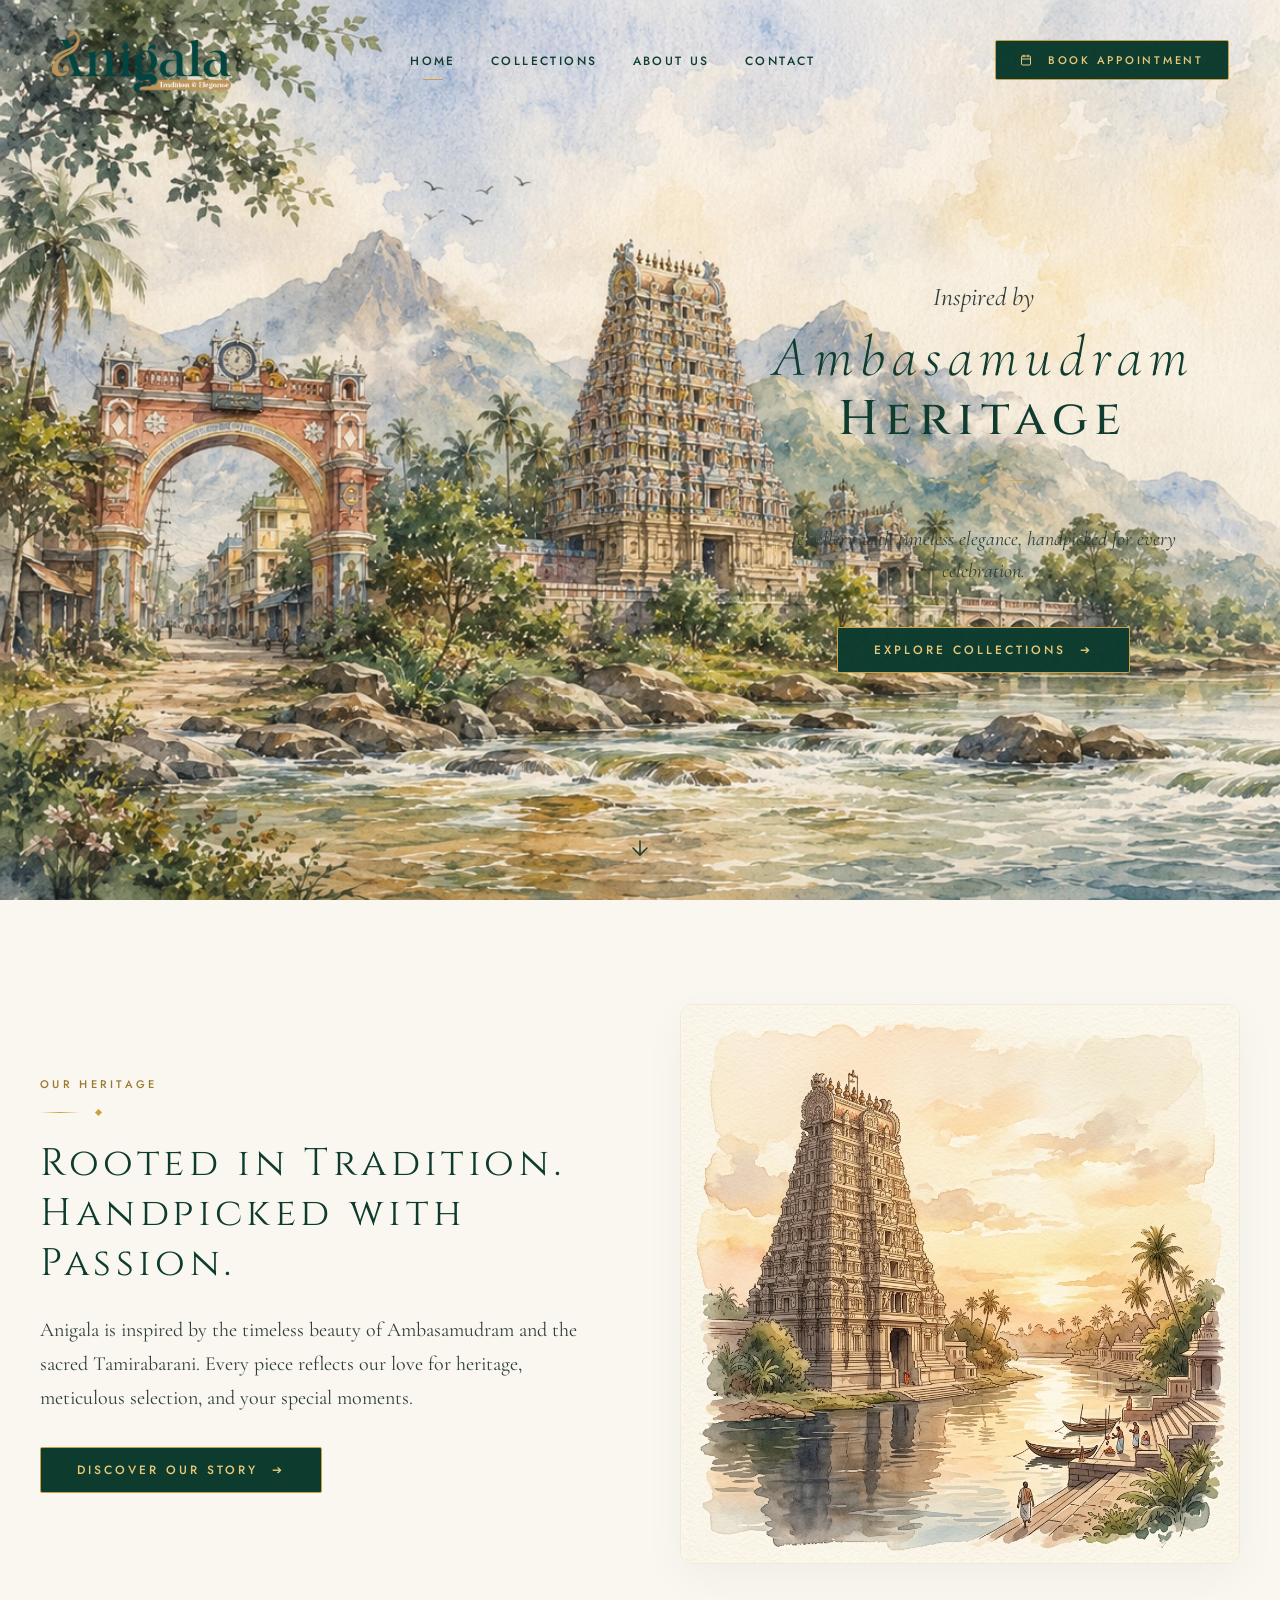
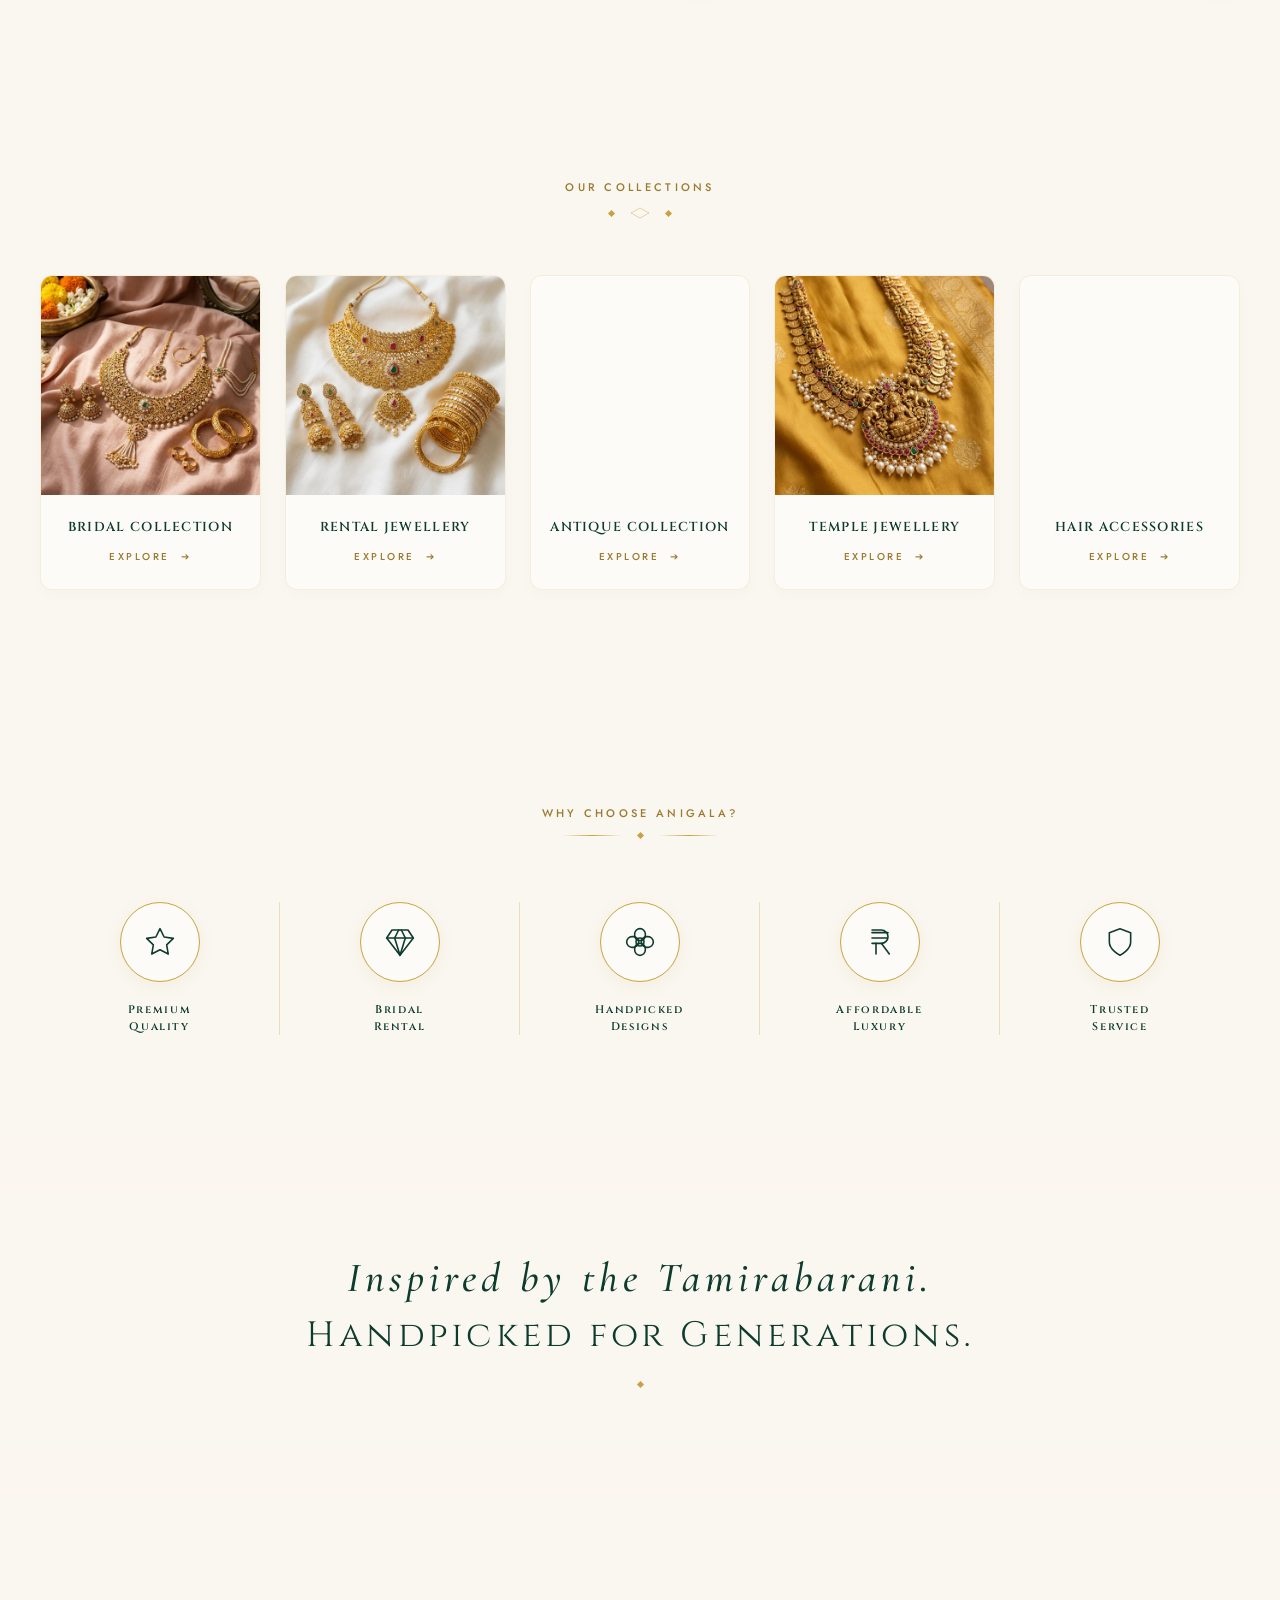
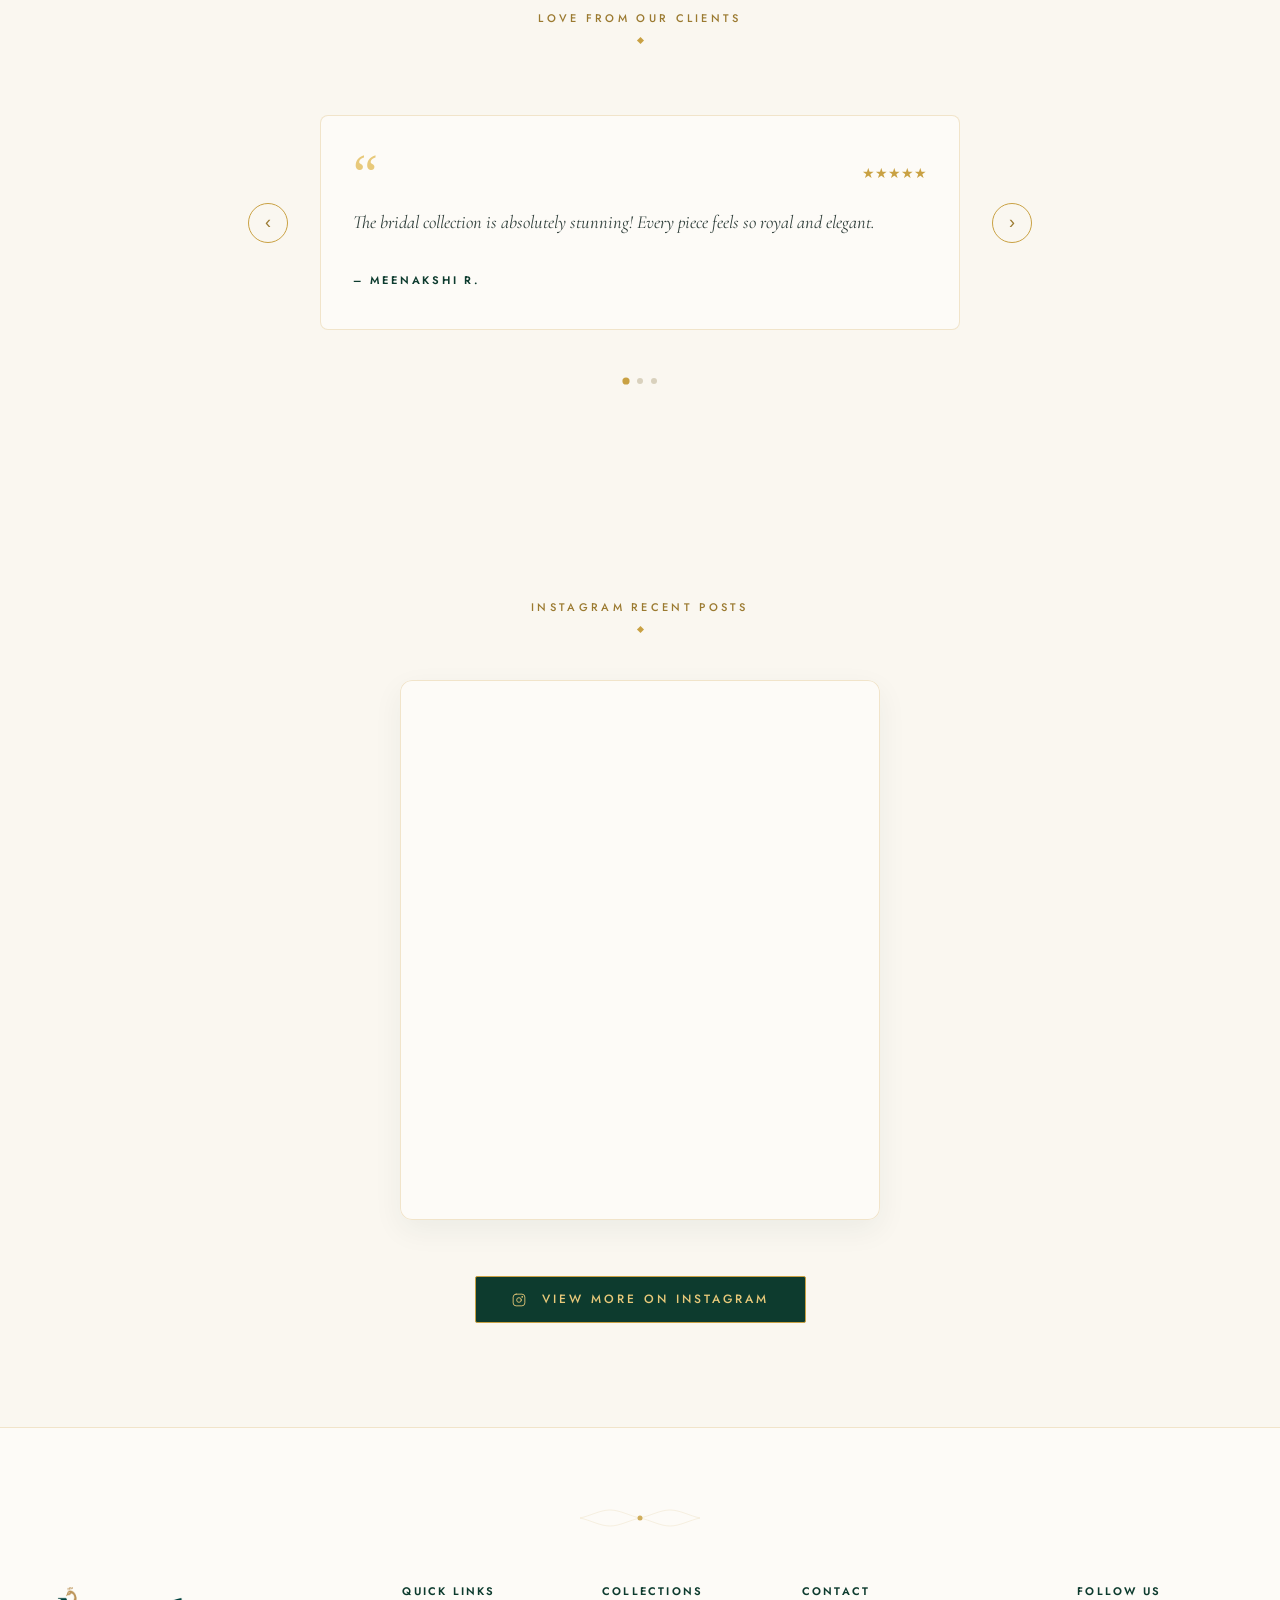
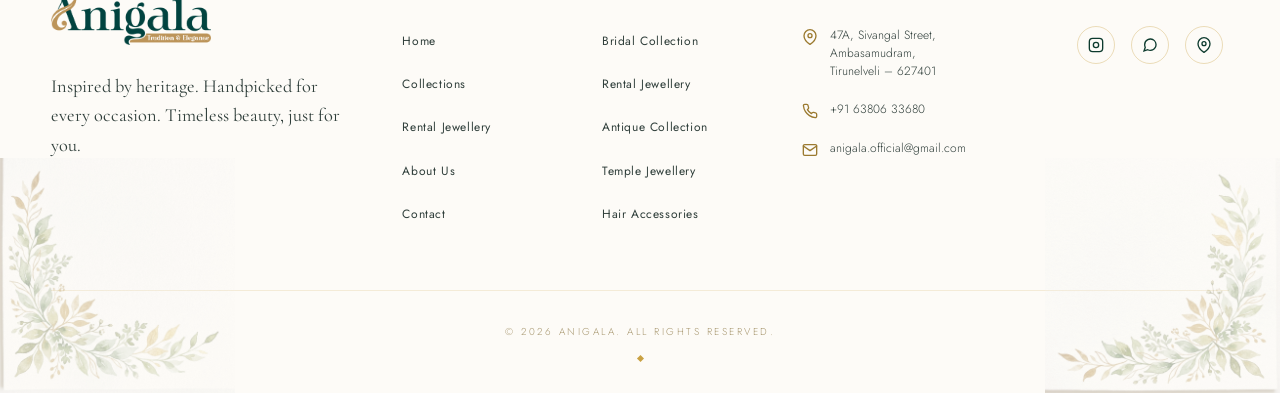
<file: index.html>
<!DOCTYPE html>
<html lang="en">
<head>
<meta charset="UTF-8">
<meta name="viewport" content="width=device-width, initial-scale=1.0">
<title>ANIGALA – Elegance for Every Occasion</title>

<!-- ========== SEO META TAGS ========== -->
<meta name="description" content="ANIGALA – Premium bridal set rentals, anti-tarnish jewellery, antique jewellery, hair accessories, bangles & earrings in Ambasamudram, Tirunelveli. Elegance for every occasion.">
<meta name="keywords" content="ANIGALA, bridal jewellery rental Ambasamudram, anti-tarnish jewellery, antique jewellery Tirunelveli, hair accessories, bangles earrings, bridal set rental Tamil Nadu">
<meta name="robots" content="index, follow">
<meta name="author" content="ANIGALA">
<link rel="canonical" href="https://anigala.in">
<link rel="sitemap" type="application/xml" title="Sitemap" href="/sitemap.xml">

<!-- Open Graph / Facebook -->
<meta property="og:type" content="website">
<meta property="og:url" content="https://anigala.in">
<meta property="og:title" content="ANIGALA – Elegance for Every Occasion">
<meta property="og:description" content="Premium bridal set rentals, anti-tarnish & antique jewellery, hair accessories and more. Based in Ambasamudram, Tirunelveli.">
<meta property="og:image" content="https://anigala.in/assets/favicon.ico">
<meta property="og:locale" content="en_IN">
<meta property="og:site_name" content="ANIGALA">

<!-- Twitter Card -->
<meta name="twitter:card" content="summary_large_image">
<meta name="twitter:title" content="ANIGALA – Elegance for Every Occasion">
<meta name="twitter:description" content="Premium bridal set rentals, anti-tarnish & antique jewellery in Ambasamudram, Tirunelveli.">
<meta name="twitter:image" content="https://anigala.in/assets/favicon.ico">

<!-- Structured Data (Schema.org) -->
<script type="application/ld+json">
{
  "@context": "https://schema.org",
  "@type": "LocalBusiness",
  "name": "ANIGALA",
  "description": "Premium bridal set rentals, anti-tarnish jewellery, antique jewellery, hair accessories, bangles and earrings.",
  "image": "https://anigala.in/assets/favicon.ico",
  "logo": "https://anigala.in/assets/favicon.ico",
  "address": {
    "@type": "PostalAddress",
    "streetAddress": "47A, Sivangal Street",
    "addressLocality": "Ambasamudram",
    "addressRegion": "Tirunelveli",
    "postalCode": "627401",
    "addressCountry": "IN"
  },
  "telephone": "+916380633680",
  "sameAs": [
    "https://instagram.com/anigala.official",
    "https://share.google/muu8YNbwLzY1qDCUy"
  ],
  "priceRange": "₹₹",
  "openingHours": "Mo-Su 09:00-20:00"
}
</script>

<!-- Favicon -->
<link rel="shortcut icon" href="https://anigala.in/assets/favicon.ico" type="image/x-icon">
<link rel="icon" href="https://anigala.in/assets/favicon.ico" type="image/x-icon">
<link rel="apple-touch-icon" href="https://anigala.in/assets/favicon.ico">

<!-- Fonts -->
<link href="https://fonts.googleapis.com/css2?family=Cormorant+Garamond:ital,wght@0,300;0,400;0,600;0,700;1,300;1,400;1,600&family=Cinzel:wght@400;500;600;700&family=Jost:wght@200;300;400;500;600&display=swap" rel="stylesheet">

<link href="https://unpkg.com/aos@2.3.1/dist/aos.css" rel="stylesheet">
<link rel="stylesheet" href="index.css">
</head>
<body>

  <!-- ========== HEADER / NAVBAR ========== -->
  <header class="header" id="mainHeader">
    <a href="#home" class="logo-wrap">
      <img src="assets/logo.png" alt="ANIGALA Logo" class="logo-img">
    </a>
    
    <button class="menu-toggle" id="menuToggle" aria-label="Toggle menu">
      <span></span>
      <span></span>
      <span></span>
    </button>

    <ul class="nav-menu" id="navMenu">
      <li><a href="#home" class="nav-link active">Home</a></li>
      <li><a href="#collections" class="nav-link">Collections</a></li>
      <li><a href="#about" class="nav-link">About Us</a></li>
      <li><a href="#contact" class="nav-link">Contact</a></li>
    </ul>

    <div class="nav-cta">
      <a href="tel:+916380633680" class="btn btn-appointment">
        <svg width="12" height="12" viewBox="0 0 24 24" fill="none" stroke="currentColor" stroke-width="2" stroke-linecap="round" stroke-linejoin="round" style="margin-right: 4px;">
          <rect x="3" y="4" width="18" height="18" rx="2" ry="2"></rect>
          <line x1="16" y1="2" x2="16" y2="6"></line>
          <line x1="8" y1="2" x2="8" y2="6"></line>
          <line x1="3" y1="10" x2="21" y2="10"></line>
        </svg>
        Book Appointment
      </a>
    </div>
  </header>

  <!-- ========== HERO SECTION ========== -->
  <section class="hero" id="home">
    <div class="hero-content" data-aos="fade-up">
      <span class="hero-eyebrow">Inspired by</span>
      <h1 class="hero-title-main">Ambasamudram</h1>
      <h2 class="hero-title-sub">Heritage</h2>
      <div class="divider-ornament" style="margin: 0.5rem 0 1.5rem 0;">
        <div class="divider-line" style="width: 40px;"></div>
        <div class="divider-diamond"></div>
        <div class="divider-line" style="width: 40px;"></div>
      </div>
      <p class="hero-tagline" style="font-family: 'Cormorant Garamond', serif; font-style: italic; font-weight: 400; color: var(--charcoal); max-width: 420px; line-height: 1.6; margin-bottom: 2.5rem;">
        Jewellery with timeless elegance, handpicked for every celebration.
      </p>
      <a href="#collections" class="btn btn-hero">Explore Collections &nbsp;➔</a>
    </div>
    
    <a href="#about" class="hero-scroll-indicator" aria-label="Scroll down">
      <svg width="24" height="24" viewBox="0 0 24 24" fill="none" stroke="currentColor" stroke-width="1.5" stroke-linecap="round" stroke-linejoin="round">
        <line x1="12" y1="5" x2="12" y2="19"></line>
        <polyline points="19 12 12 19 5 12"></polyline>
      </svg>
    </a>
  </section>

  <!-- ========== OUR HERITAGE SECTION ========== -->
  <section class="heritage section-padding" id="about">
    <div class="container heritage-grid">
      <div class="heritage-content" data-aos="fade-right">
        <span class="section-eyebrow">Our Heritage</span>
        <div class="divider-ornament" style="justify-content: flex-start; margin: 0.5rem 0 1.5rem 0;">
          <div class="divider-line" style="width: 40px;"></div>
          <div class="divider-diamond"></div>
        </div>
        <h2 class="heritage-title">Rooted in Tradition.<br>Handpicked with Passion.</h2>
        <p class="heritage-text">
          Anigala is inspired by the timeless beauty of Ambasamudram and the sacred Tamirabarani. Every piece reflects our love for heritage, meticulous selection, and your special moments.
        </p>
        <a href="https://wa.me/916380633680" class="btn btn-hero">Discover Our Story &nbsp;➔</a>
      </div>
      <div class="heritage-img-wrap" data-aos="fade-left">
        <picture>
          <source srcset="assets/heritage_gopuram.webp" type="image/webp">
          <img src="assets/heritage_gopuram.png" alt="Ambasamudram Temple Gopuram Watercolor" class="heritage-img" loading="lazy" decoding="async">
        </picture>
      </div>
    </div>
  </section>

  <!-- ========== OUR COLLECTIONS SECTION ========== -->
  <section class="collections section-padding" id="collections">
    <div class="container">
      <div class="collections-title-wrap" data-aos="fade-up">
        <span class="section-eyebrow">Our Collections</span>
        <div class="divider-ornament" style="margin-top: 0.5rem;">
          <div class="divider-line"></div>
          <div class="divider-diamond"></div>
          <svg class="divider-svg" width="20" height="12" viewBox="0 0 20 12" fill="none">
            <path d="M10 1 L19 6 L10 11 L1 6 Z" stroke="#C9A143" stroke-width="0.5" fill="none"/>
          </svg>
          <div class="divider-diamond"></div>
          <div class="divider-line"></div>
        </div>
      </div>

      <div class="collections-grid">
        <!-- Bridal Collection -->
        <a href="https://wa.me/916380633680" class="collection-card" data-aos="fade-up" data-aos-delay="100">
          <div class="card-img-wrap">
            <picture>
              <source srcset="assets/collection_bridal.webp" type="image/webp">
              <img src="assets/collection_bridal.png" alt="Bridal Collection Jewelry" class="card-img" loading="lazy" decoding="async">
            </picture>
          </div>
          <div class="card-body">
            <h3 class="card-title">Bridal Collection</h3>
            <span class="card-link">Explore &nbsp;➔</span>
          </div>
        </a>

        <!-- Rental Jewellery -->
        <a href="https://wa.me/916380633680" class="collection-card" data-aos="fade-up" data-aos-delay="200">
          <div class="card-img-wrap">
            <picture>
              <source srcset="assets/collection_rental.webp" type="image/webp">
              <img src="assets/collection_rental.png" alt="Rental Jewellery Set" class="card-img" loading="lazy" decoding="async">
            </picture>
          </div>
          <div class="card-body">
            <h3 class="card-title">Rental Jewellery</h3>
            <span class="card-link">Explore &nbsp;➔</span>
          </div>
        </a>

        <!-- Antique Collection -->
        <a href="https://wa.me/916380633680" class="collection-card" data-aos="fade-up" data-aos-delay="300">
          <div class="card-img-wrap">
            <picture>
              <source srcset="assets/collection_antique.webp" type="image/webp">
              <img src="assets/collection_antique.png" alt="Antique Emerald and Gold Jewellery" class="card-img" loading="lazy" decoding="async">
            </picture>
          </div>
          <div class="card-body">
            <h3 class="card-title">Antique Collection</h3>
            <span class="card-link">Explore &nbsp;➔</span>
          </div>
        </a>

        <!-- Temple Jewellery -->
        <a href="https://wa.me/916380633680" class="collection-card" data-aos="fade-up" data-aos-delay="400">
          <div class="card-img-wrap">
            <picture>
              <source srcset="assets/collection_temple.webp" type="image/webp">
              <img src="assets/collection_temple.png" alt="Temple Carved Gold Jewellery" class="card-img" loading="lazy" decoding="async">
            </picture>
          </div>
          <div class="card-body">
            <h3 class="card-title">Temple Jewellery</h3>
            <span class="card-link">Explore &nbsp;➔</span>
          </div>
        </a>

        <!-- Hair Accessories -->
        <a href="https://wa.me/916380633680" class="collection-card" data-aos="fade-up" data-aos-delay="500">
          <div class="card-img-wrap">
            <picture>
              <source srcset="assets/collection_hair.webp" type="image/webp">
              <img src="assets/collection_hair.png" alt="Hair Accessories Jada Billalu" class="card-img" loading="lazy" decoding="async">
            </picture>
          </div>
          <div class="card-body">
            <h3 class="card-title">Hair Accessories</h3>
            <span class="card-link">Explore &nbsp;➔</span>
          </div>
        </a>
      </div>
    </div>
  </section>

  <!-- ========== WHY CHOOSE ANIGALA SECTION ========== -->
  <section class="why-choose section-padding">
    <div class="container" data-aos="fade-up">
      <span class="section-eyebrow">Why Choose Anigala?</span>
      <div class="divider-ornament" style="margin-top: 0.5rem; margin-bottom: 4rem;">
        <div class="divider-line"></div>
        <div class="divider-diamond"></div>
        <div class="divider-line"></div>
      </div>

      <div class="features-grid">
        <!-- Feature 1: Premium Quality -->
        <div class="feature-item" data-aos="fade-up" data-aos-delay="100">
          <div class="feature-icon-wrap">
            <svg class="feature-icon" viewBox="0 0 24 24" fill="none" stroke="currentColor" stroke-linecap="round" stroke-linejoin="round">
              <path d="M12 2l3.09 6.26L22 9.27l-5 4.87 1.18 6.88L12 17.77l-6.18 3.25L7 14.14 2 9.27l6.91-1.01L12 2z"></path>
            </svg>
          </div>
          <span class="feature-label">Premium<br>Quality</span>
        </div>

        <!-- Feature 2: Easy Rental -->
        <div class="feature-item" data-aos="fade-up" data-aos-delay="200">
          <div class="feature-icon-wrap">
            <!-- Jewel Outline Icon -->
            <svg class="feature-icon" viewBox="0 0 24 24" fill="none" stroke="currentColor" stroke-linecap="round" stroke-linejoin="round">
              <path d="M6 3h12l4 6-10 13L2 9z"></path>
              <path d="M11 3 8 9l4 13 4-13-3-6"></path>
              <path d="M2 9h20"></path>
            </svg>
          </div>
          <span class="feature-label">Bridal<br>Rental</span>
        </div>

        <!-- Feature 3: Handpicked Designs -->
        <div class="feature-item" data-aos="fade-up" data-aos-delay="300">
          <div class="feature-icon-wrap">
            <!-- Flower/Ornament Icon -->
            <svg class="feature-icon" viewBox="0 0 24 24" fill="none" stroke="currentColor" stroke-linecap="round" stroke-linejoin="round">
              <circle cx="12" cy="12" r="3"></circle>
              <path d="M12 2a4 4 0 0 1 4 4v1a4 4 0 0 1-4 4 4 4 0 0 1-4-4V6a4 4 0 0 1 4-4z"></path>
              <path d="M12 13a4 4 0 0 1 4 4v1a4 4 0 0 1-4 4 4 4 0 0 1-4-4v-1a4 4 0 0 1 4-4z"></path>
              <path d="M2 12a4 4 0 0 1 4-4h1a4 4 0 0 1 4 4 4 4 0 0 1-4 4H6a4 4 0 0 1-4-4z"></path>
              <path d="M13 12a4 4 0 0 1 4-4h1a4 4 0 0 1 4 4 4 4 0 0 1-4 4h-1a4 4 0 0 1-4-4z"></path>
            </svg>
          </div>
          <span class="feature-label">Handpicked<br>Designs</span>
        </div>

        <!-- Feature 4: Affordable Luxury -->
        <div class="feature-item" data-aos="fade-up" data-aos-delay="400">
          <div class="feature-icon-wrap">
            <!-- Indian Rupee Outline Icon -->
            <svg class="feature-icon" viewBox="0 0 24 24" fill="none" stroke="currentColor" stroke-linecap="round" stroke-linejoin="round">
              <path d="M6 9h12M6 5h12M6 13h7a5 5 0 0 0 0-10H6"></path>
              <path d="M9 13v8M13 13l6 8"></path>
            </svg>
          </div>
          <span class="feature-label">Affordable<br>Luxury</span>
        </div>

        <!-- Feature 5: Trusted Service -->
        <div class="feature-item" data-aos="fade-up" data-aos-delay="500">
          <div class="feature-icon-wrap">
            <svg class="feature-icon" viewBox="0 0 24 24" fill="none" stroke="currentColor" stroke-linecap="round" stroke-linejoin="round">
              <path d="M12 22s8-4 8-10V5l-8-3-8 3v7c0 6 8 10 8 10z"></path>
            </svg>
          </div>
          <span class="feature-label">Trusted<br>Service</span>
        </div>
      </div>
    </div>
  </section>

  <!-- ========== PARALLAX INTERLUDE SECTION ========== -->
  <div class="divider-section">
    <div class="divider-content" data-aos="zoom-in">
      <h2 class="divider-text-main">Inspired by the Tamirabarani.</h2>
      <h3 class="divider-text-sub">Handpicked for Generations.</h3>
      <div class="divider-ornament" style="margin-top: 1.5rem; margin-bottom: 0;">
        <div class="divider-line" style="width: 50px;"></div>
        <div class="divider-diamond"></div>
        <div class="divider-line" style="width: 50px;"></div>
      </div>
    </div>
  </div>

  <!-- ========== TESTIMONIALS SECTION ========== -->
  <section class="testimonials section-padding">
    <div class="container">
      <span class="section-eyebrow">Love From Our Clients</span>
      <div class="divider-ornament" style="margin-top: 0.5rem; margin-bottom: 4.5rem;">
        <div class="divider-line"></div>
        <div class="divider-diamond"></div>
        <div class="divider-line"></div>
      </div>

      <div class="testimonials-slider-wrap" data-aos="fade-up">
        <button class="slider-arrow" id="prevBtn" aria-label="Previous testimonial">‹</button>
        
        <div class="testimonials-grid" id="testimonialGrid">
          <!-- Card 1 -->
          <div class="testimonial-card">
            <div class="testimonial-header">
              <span class="quote-icon">“</span>
              <div class="stars">★★★★★</div>
            </div>
            <p class="testimonial-text">
              The bridal collection is absolutely stunning! Every piece feels so royal and elegant.
            </p>
            <span class="testimonial-author">– Meenakshi R.</span>
          </div>

          <!-- Card 2 -->
          <div class="testimonial-card">
            <div class="testimonial-header">
              <span class="quote-icon">“</span>
              <div class="stars">★★★★★</div>
            </div>
            <p class="testimonial-text">
              We rented our wedding jewellery from Anigala. The quality and service were exceptional.
            </p>
            <span class="testimonial-author">– Priya S.</span>
          </div>

          <!-- Card 3 -->
          <div class="testimonial-card">
            <div class="testimonial-header">
              <span class="quote-icon">“</span>
              <div class="stars">★★★★★</div>
            </div>
            <p class="testimonial-text">
              Beautiful designs with a perfect blend of tradition and modern elegance.
            </p>
            <span class="testimonial-author">– Kavitha L.</span>
          </div>
        </div>

        <button class="slider-arrow" id="nextBtn" aria-label="Next testimonial">›</button>
      </div>

      <div class="slider-dots">
        <span class="slider-dot active"></span>
        <span class="slider-dot"></span>
        <span class="slider-dot"></span>
      </div>
    </div>
  </section>

  <!-- ========== INSTAGRAM SECTION ========== -->
  <section class="instagram section-padding" id="contact">
    <div class="container">
      <span class="section-eyebrow">Instagram Recent Posts</span>
      <div class="divider-ornament" style="margin-top: 0.5rem;">
        <div class="divider-line"></div>
        <div class="divider-diamond"></div>
        <div class="divider-line"></div>
      </div>

      <div class="instagram-embed-container" data-aos="zoom-in" style="display: flex; justify-content: center; margin: 3rem auto 3.5rem auto; width: calc(100% - 40px); max-width: 480px; box-shadow: 0 10px 30px rgba(13,59,46,0.06); border-radius: 12px; overflow: hidden;">
        <iframe 
          src="https://www.instagram.com/anigala.official/embed" 
          width="100%" 
          height="540" 
          style="border: 1px solid rgba(201,161,67,0.25); border-radius: 12px; background: var(--cream-card);" 
          frameborder="0" 
          scrolling="no" 
          allowtransparency="true">
        </iframe>
      </div>

      <a href="https://instagram.com/anigala.official" class="btn btn-hero" target="_blank" rel="noopener">
        <svg width="14" height="14" viewBox="0 0 24 24" fill="none" stroke="currentColor" stroke-width="1.5" stroke-linecap="round" stroke-linejoin="round" style="margin-right: 4px;">
          <rect x="2" y="2" width="20" height="20" rx="5" ry="5"></rect>
          <circle cx="12" cy="12" r="4"></circle>
          <circle cx="17.5" cy="6.5" r="1.5" fill="currentColor" stroke="none"></circle>
        </svg>
        View More On Instagram
      </a>
    </div>
  </section>

  <!-- ========== FOOTER SECTION ========== -->
  <footer class="footer">
    <div class="container">
      
      <!-- Leaf ornament divider -->
      <div class="footer-decor-leaves">
        <svg width="120" height="20" viewBox="0 0 120 20" fill="none" xmlns="http://www.w3.org/2000/svg">
          <path d="M60 10 C50 12 40 18 30 18 C20 18 10 12 0 10 C10 8 20 2 30 2 C40 2 50 8 60 10 Z" fill="none" stroke="#C9A143" stroke-width="0.5" opacity="0.3"/>
          <path d="M60 10 C70 12 80 18 90 18 C100 18 110 12 120 10 C110 8 100 2 90 2 C80 2 70 8 60 10 Z" fill="none" stroke="#C9A143" stroke-width="0.5" opacity="0.3"/>
          <circle cx="60" cy="10" r="2.5" fill="#C9A143"/>
        </svg>
      </div>

      <div class="footer-grid">
        <!-- Column 1: Brand -->
        <div class="footer-brand">
          <a href="#home" class="footer-logo">
            <img src="assets/logo.png" alt="ANIGALA Logo" class="footer-logo-img">
          </a>
          <p class="footer-desc">
            Inspired by heritage. Handpicked for every occasion. Timeless beauty, just for you.
          </p>
        </div>

        <!-- Column 2: Quick Links -->
        <div>
          <h4 class="footer-col-title">Quick Links</h4>
          <ul class="footer-links">
            <li><a href="#home">Home</a></li>
            <li><a href="#collections">Collections</a></li>
            <li><a href="#collections">Rental Jewellery</a></li>
            <li><a href="#about">About Us</a></li>
            <li><a href="#contact">Contact</a></li>
          </ul>
        </div>

        <!-- Column 3: Collections -->
        <div>
          <h4 class="footer-col-title">Collections</h4>
          <ul class="footer-links">
            <li><a href="https://wa.me/916380633680">Bridal Collection</a></li>
            <li><a href="https://wa.me/916380633680">Rental Jewellery</a></li>
            <li><a href="https://wa.me/916380633680">Antique Collection</a></li>
            <li><a href="https://wa.me/916380633680">Temple Jewellery</a></li>
            <li><a href="https://wa.me/916380633680">Hair Accessories</a></li>
          </ul>
        </div>

        <!-- Column 4: Contact -->
        <div>
          <h4 class="footer-col-title">Contact</h4>
          <div class="footer-contact-info">
            <div class="contact-block">
              <svg class="contact-icon" viewBox="0 0 24 24" fill="none" stroke="currentColor" stroke-width="2" stroke-linecap="round" stroke-linejoin="round">
                <path d="M21 10c0 7-9 13-9 13s-9-6-9-13a9 9 0 0 1 18 0z"></path>
                <circle cx="12" cy="10" r="3"></circle>
              </svg>
              <span class="contact-text">
                <a href="https://share.google/muu8YNbwLzY1qDCUy" target="_blank" rel="noopener">47A, Sivangal Street,<br>Ambasamudram,<br>Tirunelveli – 627401</a>
              </span>
            </div>
            <div class="contact-block">
              <svg class="contact-icon" viewBox="0 0 24 24" fill="none" stroke="currentColor" stroke-width="2" stroke-linecap="round" stroke-linejoin="round">
                <path d="M22 16.92v3a2 2 0 0 1-2.18 2 19.79 19.79 0 0 1-8.63-3.07 19.5 19.5 0 0 1-6-6 19.79 19.79 0 0 1-3.07-8.67A2 2 0 0 1 4.11 2h3a2 2 0 0 1 2 1.72 12.84 12.84 0 0 0 .7 2.81 2 2 0 0 1-.45 2.11L8.09 9.91a16 16 0 0 0 6 6l1.27-1.27a2 2 0 0 1 2.11-.45 12.84 12.84 0 0 0 2.81.7A2 2 0 0 1 22 16.92z"></path>
              </svg>
              <span class="contact-text">
                <a href="tel:+916380633680">+91 63806 33680</a>
              </span>
            </div>
            <div class="contact-block">
              <svg class="contact-icon" viewBox="0 0 24 24" fill="none" stroke="currentColor" stroke-width="2" stroke-linecap="round" stroke-linejoin="round">
                <path d="M4 4h16c1.1 0 2 .9 2 2v12c0 1.1-.9 2-2 2H4c-1.1 0-2-.9-2-2V6c0-1.1.9-2 2-2z"></path>
                <polyline points="22,6 12,13 2,6"></polyline>
              </svg>
              <span class="contact-text">
                <a href="mailto:anigala.official@gmail.com">anigala.official@gmail.com</a>
              </span>
            </div>
          </div>
        </div>

        <!-- Column 5: Follow Us -->
        <div>
          <h4 class="footer-col-title">Follow Us</h4>
          <div class="social-icons">
            <a href="https://instagram.com/anigala.official" class="social-icon-btn" target="_blank" rel="noopener" aria-label="Instagram">
              <svg width="16" height="16" viewBox="0 0 24 24" fill="none" stroke="currentColor" stroke-width="2">
                <rect x="2" y="2" width="20" height="20" rx="5" ry="5"></rect>
                <circle cx="12" cy="12" r="4"></circle>
                <line x1="17.5" y1="6.5" x2="17.51" y2="6.5"></line>
              </svg>
            </a>
            <a href="https://wa.me/916380633680" class="social-icon-btn" target="_blank" rel="noopener" aria-label="WhatsApp">
              <svg width="16" height="16" viewBox="0 0 24 24" fill="none" stroke="currentColor" stroke-width="2">
                <path d="M21 11.5a8.38 8.38 0 0 1-.9 3.8 8.5 8.5 0 0 1-7.6 4.7 8.38 8.38 0 0 1-3.8-.9L3 21l1.9-5.7a8.38 8.38 0 0 1-.9-3.8 8.5 8.5 0 0 1 4.7-7.6 8.38 8.38 0 0 1 3.8-.9h.5a8.48 8.48 0 0 1 8 8v.5z"></path>
              </svg>
            </a>
            <a href="https://share.google/muu8YNbwLzY1qDCUy" class="social-icon-btn" target="_blank" rel="noopener" aria-label="Directions">
              <svg width="16" height="16" viewBox="0 0 24 24" fill="none" stroke="currentColor" stroke-width="2">
                <path d="M21 10c0 7-9 13-9 13s-9-6-9-13a9 9 0 0 1 18 0z"></path>
                <circle cx="12" cy="10" r="3"></circle>
              </svg>
            </a>
          </div>
        </div>
      </div>

      <!-- Copyright bottom -->
      <div class="footer-bottom">
        <span class="copyright">© 2026 ANIGALA. All Rights Reserved.</span>
        <div class="divider-diamond"></div>
      </div>

    </div>
  </footer>

  <!-- ========== JAVASCRIPT FOR MOB MENU & SIMPLE INTERACTION ========== -->
  <script src="https://unpkg.com/aos@2.3.1/dist/aos.js"></script>
  <script src="index.js"></script>

</body>
</html>
</file>
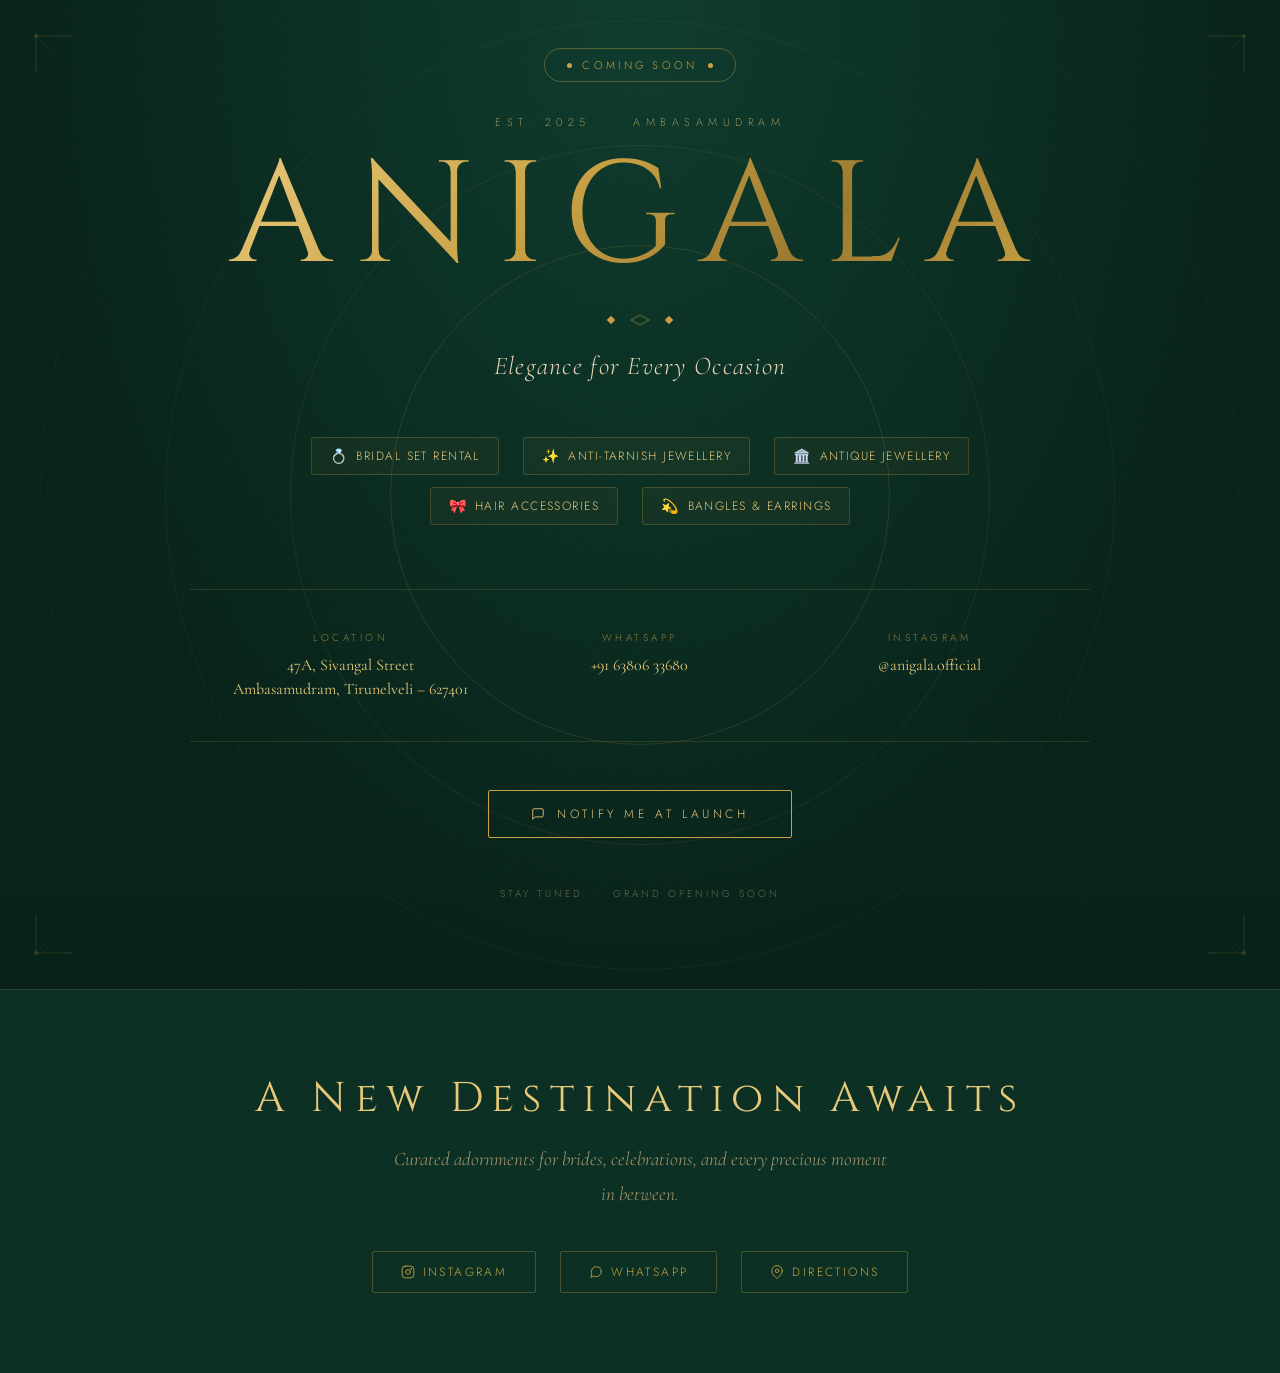
<file: index_clean.html>
<!DOCTYPE html>
<html lang="en">
<head>
<meta charset="UTF-8">
<meta name="viewport" content="width=device-width, initial-scale=1.0">
<title>ANIGALA – Elegance for Every Occasion</title>

<!-- ========== SEO META TAGS ========== -->
<meta name="description" content="ANIGALA – Premium bridal set rentals, anti-tarnish jewellery, antique jewellery, hair accessories, bangles & earrings in Ambasamudram, Tirunelveli. Elegance for every occasion.">
<meta name="keywords" content="ANIGALA, bridal jewellery rental Ambasamudram, anti-tarnish jewellery, antique jewellery Tirunelveli, hair accessories, bangles earrings, bridal set rental Tamil Nadu">
<meta name="robots" content="index, follow">
<meta name="author" content="ANIGALA">
<link rel="canonical" href="https://anigala.in">
<link rel="sitemap" type="application/xml" title="Sitemap" href="/sitemap.xml">

<!-- Open Graph / Facebook -->
<meta property="og:type" content="website">
<meta property="og:url" content="https://anigala.in">
<meta property="og:title" content="ANIGALA – Elegance for Every Occasion">
<meta property="og:description" content="Premium bridal set rentals, anti-tarnish & antique jewellery, hair accessories and more. Based in Ambasamudram, Tirunelveli.">
<meta property="og:locale" content="en_IN">
<meta property="og:site_name" content="ANIGALA">

<!-- Twitter Card -->
<meta name="twitter:card" content="summary_large_image">
<meta name="twitter:title" content="ANIGALA – Elegance for Every Occasion">
<meta name="twitter:description" content="Premium bridal set rentals, anti-tarnish & antique jewellery in Ambasamudram, Tirunelveli.">

<!-- Structured Data (Schema.org) -->
<script type="application/ld+json">
{
  "@context": "https://schema.org",
  "@type": "LocalBusiness",
  "name": "ANIGALA",
  "description": "Premium bridal set rentals, anti-tarnish jewellery, antique jewellery, hair accessories, bangles and earrings.",
  "address": {
    "@type": "PostalAddress",
    "streetAddress": "47A, Sivangal Street",
    "addressLocality": "Ambasamudram",
    "addressRegion": "Tirunelveli",
    "postalCode": "627401",
    "addressCountry": "IN"
  },
  "telephone": "+916380633680",
  "sameAs": [
    "https://instagram.com/anigala.official",
    "https://share.google/muu8YNbwLzY1qDCUy"
  ],
  "priceRange": "₹₹",
  "openingHours": "Mo-Su 09:00-20:00"
}
</script>

<!-- Favicon using actual logo -->

<link href="https://fonts.googleapis.com/css2?family=Cormorant+Garamond:ital,wght@0,300;0,400;0,600;1,300;1,400&family=Cinzel:wght@400;500;600&family=Jost:wght@200;300;400&display=swap" rel="stylesheet">
<style>
  *, *::before, *::after { box-sizing: border-box; margin: 0; padding: 0; }

  :root {
    /* Updated to match the forest-green + gold brand identity from the logo */
    --forest:      #0D3B2E;
    --forest-mid:  #14503E;
    --forest-dark: #0A2E23;
    --forest-deep: #082219;
    --gold:        #C9A143;
    --gold-light:  #E8C97A;
    --gold-dark:   #9B7A30;
    --cream:       #FAF7F0;
    --ivory:       #F2EDE0;
    --warm-muted:  #A89870;
    --blush:       #E8D8B8;
  }

  html { scroll-behavior: smooth; }

  body {
    background: var(--forest-deep);
    color: var(--cream);
    font-family: 'Jost', sans-serif;
    font-weight: 300;
    min-height: 100vh;
    overflow-x: hidden;
  }

  /* GRAIN OVERLAY */
  body::before {
    content: '';
    position: fixed;
    inset: 0;
    background-image: url("data:image/svg+xml,%3Csvg viewBox='0 0 256 256' xmlns='http://www.w3.org/2000/svg'%3E%3Cfilter id='noise'%3E%3CfeTurbulence type='fractalNoise' baseFrequency='0.9' numOctaves='4' stitchTiles='stitch'/%3E%3C/filter%3E%3Crect width='100%25' height='100%25' filter='url(%23noise)' opacity='0.04'/%3E%3C/svg%3E");
    pointer-events: none;
    z-index: 1000;
    opacity: 0.5;
  }

  /* HERO */
  .hero {
    min-height: 100vh;
    display: flex;
    flex-direction: column;
    align-items: center;
    justify-content: center;
    position: relative;
    padding: 3rem 2rem;
    text-align: center;
    overflow: hidden;
    background: radial-gradient(ellipse at 50% 0%, rgba(20,80,62,0.55) 0%, transparent 70%),
                var(--forest-deep);
  }

  /* Logo displayed in hero */
  .logo-mark {
    width: 110px;
    height: 110px;
    border-radius: 50%;
    object-fit: cover;
    border: 1.5px solid rgba(201,161,67,0.5);
    box-shadow: 0 0 30px rgba(201,161,67,0.15), 0 0 0 6px rgba(201,161,67,0.07);
    margin-bottom: 2rem;
    animation: fadeDown 1s ease 0.1s both;
    position: relative; z-index: 2;
  }

  /* Decorative rings */
  .ring {
    position: absolute;
    border-radius: 50%;
    border: 1px solid rgba(201,161,67,0.10);
    pointer-events: none;
  }
  .ring-1 { width: 500px; height: 500px; top: 50%; left: 50%; transform: translate(-50%, -50%); border-color: rgba(201,161,67,0.16); }
  .ring-2 { width: 700px; height: 700px; top: 50%; left: 50%; transform: translate(-50%, -50%); }
  .ring-3 { width: 950px; height: 950px; top: 50%; left: 50%; transform: translate(-50%, -50%); border-color: rgba(201,161,67,0.06); }
  .ring-4 { width: 1200px; height: 1200px; top: 50%; left: 50%; transform: translate(-50%, -50%); border-color: rgba(201,161,67,0.03); }

  /* Corner ornaments */
  .ornament { position: absolute; width: 80px; height: 80px; opacity: 0.35; }
  .ornament-tl { top: 2rem; left: 2rem; }
  .ornament-tr { top: 2rem; right: 2rem; transform: scaleX(-1); }
  .ornament-bl { bottom: 2rem; left: 2rem; transform: scaleY(-1); }
  .ornament-br { bottom: 2rem; right: 2rem; transform: scale(-1,-1); }

  /* Badge */
  .coming-soon-badge {
    display: inline-flex;
    align-items: center;
    gap: 10px;
    border: 0.5px solid rgba(201,161,67,0.4);
    padding: 8px 22px;
    border-radius: 50px;
    font-family: 'Jost', sans-serif;
    font-size: 11px;
    font-weight: 300;
    letter-spacing: 0.3em;
    text-transform: uppercase;
    color: var(--gold);
    margin-bottom: 2rem;
    animation: fadeDown 1s ease 0.2s both;
    position: relative; z-index: 2;
  }
  .badge-dot {
    width: 5px; height: 5px;
    border-radius: 50%;
    background: var(--gold);
    animation: pulse 2s ease-in-out infinite;
  }

  .brand-eyebrow {
    font-family: 'Jost', sans-serif;
    font-size: 11px;
    font-weight: 200;
    letter-spacing: 0.5em;
    text-transform: uppercase;
    color: var(--gold-light);
    opacity: 0.6;
    margin-bottom: 1rem;
    animation: fadeDown 1s ease 0.4s both;
    position: relative; z-index: 2;
  }

  .brand-name {
    font-family: 'Cinzel', serif;
    font-size: clamp(4rem, 14vw, 9rem);
    font-weight: 400;
    letter-spacing: 0.15em;
    line-height: 1;
    background: linear-gradient(135deg, #E8C97A 0%, #C9A143 40%, #9B7A30 70%, #C9A143 100%);
    -webkit-background-clip: text;
    -webkit-text-fill-color: transparent;
    background-clip: text;
    margin-bottom: 1.5rem;
    animation: fadeDown 1s ease 0.5s both;
    position: relative; z-index: 2;
  }

  .divider-ornament {
    display: flex;
    align-items: center;
    justify-content: center;
    gap: 1rem;
    margin-bottom: 1.5rem;
    animation: fadeDown 1s ease 0.65s both;
    position: relative; z-index: 2;
  }
  .divider-line { width: 80px; height: 0.5px; background: linear-gradient(90deg, transparent, var(--gold), transparent); }
  .divider-diamond { width: 6px; height: 6px; background: var(--gold); transform: rotate(45deg); }

  .tagline {
    font-family: 'Cormorant Garamond', serif;
    font-size: clamp(1.1rem, 2.5vw, 1.6rem);
    font-weight: 300;
    font-style: italic;
    color: var(--blush);
    letter-spacing: 0.05em;
    margin-bottom: 3.5rem;
    animation: fadeDown 1s ease 0.75s both;
    position: relative; z-index: 2;
  }

  /* Services */
  .services {
    display: flex;
    flex-wrap: wrap;
    justify-content: center;
    gap: 0.75rem 1.5rem;
    max-width: 700px;
    margin-bottom: 4rem;
    animation: fadeUp 1s ease 0.9s both;
    position: relative; z-index: 2;
  }
  .service-pill {
    display: flex;
    align-items: center;
    gap: 8px;
    padding: 8px 18px;
    border: 0.5px solid rgba(201,161,67,0.25);
    border-radius: 3px;
    font-size: 12px;
    letter-spacing: 0.12em;
    text-transform: uppercase;
    color: var(--gold-light);
    background: rgba(201,161,67,0.05);
    transition: all 0.3s ease;
  }
  .service-pill:hover {
    border-color: rgba(201,161,67,0.55);
    background: rgba(201,161,67,0.12);
    transform: translateY(-1px);
  }
  .service-icon { font-size: 14px; }

  /* Contact */
  .contact-section {
    border-top: 0.5px solid rgba(201,161,67,0.18);
    border-bottom: 0.5px solid rgba(201,161,67,0.18);
    padding: 2.5rem 2rem;
    width: 100%;
    max-width: 900px;
    display: grid;
    grid-template-columns: repeat(auto-fit, minmax(220px, 1fr));
    gap: 2rem;
    text-align: center;
    animation: fadeUp 1s ease 1.1s both;
    position: relative; z-index: 2;
    margin-bottom: 3rem;
  }
  .contact-item { display: flex; flex-direction: column; align-items: center; gap: 0.5rem; }
  .contact-label { font-size: 10px; letter-spacing: 0.35em; text-transform: uppercase; color: var(--gold); opacity: 0.7; }
  .contact-value { font-family: 'Cormorant Garamond', serif; font-size: 1rem; font-weight: 400; color: var(--cream); line-height: 1.5; }
  .contact-value a { color: var(--gold-light); text-decoration: none; transition: color 0.2s; }
  .contact-value a:hover { color: var(--gold); }

  /* CTA */
  .cta-wrap { animation: fadeUp 1s ease 1.3s both; position: relative; z-index: 2; margin-bottom: 3rem; }
  .cta-btn {
    display: inline-flex;
    align-items: center;
    gap: 12px;
    padding: 14px 42px;
    border: 0.5px solid var(--gold);
    background: transparent;
    color: var(--gold-light);
    font-family: 'Jost', sans-serif;
    font-size: 12px;
    font-weight: 300;
    letter-spacing: 0.3em;
    text-transform: uppercase;
    text-decoration: none;
    cursor: pointer;
    border-radius: 2px;
    transition: all 0.4s ease;
    position: relative;
    overflow: hidden;
  }
  .cta-btn::before {
    content: '';
    position: absolute;
    inset: 0;
    background: linear-gradient(135deg, rgba(201,161,67,0.18), rgba(201,161,67,0.06));
    transform: translateX(-100%);
    transition: transform 0.4s ease;
  }
  .cta-btn:hover::before { transform: translateX(0); }
  .cta-btn:hover { color: var(--gold-light); border-color: var(--gold-light); letter-spacing: 0.35em; }

  /* Footer */
  .footer { text-align: center; padding-bottom: 2.5rem; animation: fadeUp 1s ease 1.4s both; position: relative; z-index: 2; }
  .footer p { font-size: 10px; letter-spacing: 0.3em; text-transform: uppercase; color: var(--warm-muted); opacity: 0.6; }

  /* Bottom card */
  .bottom-card {
    background: rgba(20,80,62,0.3);
    border-top: 0.5px solid rgba(201,161,67,0.15);
    padding: 5rem 2rem;
    text-align: center;
  }
  .bottom-card h2 {
    font-family: 'Cinzel', serif;
    font-size: clamp(1.6rem, 4vw, 2.6rem);
    font-weight: 400;
    letter-spacing: 0.2em;
    color: var(--gold-light);
    margin-bottom: 1rem;
  }
  .bottom-card p {
    font-family: 'Cormorant Garamond', serif;
    font-size: 1.2rem;
    font-style: italic;
    color: var(--warm-muted);
    max-width: 500px;
    margin: 0 auto 2.5rem;
    line-height: 1.8;
  }

  /* Social links */
  .social-links { display: flex; justify-content: center; gap: 1.5rem; flex-wrap: wrap; }
  .social-link {
    display: inline-flex;
    align-items: center;
    gap: 8px;
    padding: 11px 28px;
    border: 0.5px solid rgba(201,161,67,0.3);
    color: var(--gold);
    text-decoration: none;
    font-size: 12px;
    letter-spacing: 0.2em;
    text-transform: uppercase;
    border-radius: 2px;
    transition: all 0.3s;
    background: transparent;
  }
  .social-link:hover { background: rgba(201,161,67,0.1); border-color: var(--gold); transform: translateY(-2px); }

  /* Animations */
  @keyframes fadeDown { from { opacity: 0; transform: translateY(-18px); } to { opacity: 1; transform: translateY(0); } }
  @keyframes fadeUp { from { opacity: 0; transform: translateY(18px); } to { opacity: 1; transform: translateY(0); } }
  @keyframes pulse { 0%, 100% { opacity: 1; transform: scale(1); } 50% { opacity: 0.5; transform: scale(0.7); } }
  @keyframes rotateRing { from { transform: translate(-50%, -50%) rotate(0deg); } to { transform: translate(-50%, -50%) rotate(360deg); } }
  .ring-1 { animation: rotateRing 60s linear infinite; }
  .ring-2 { animation: rotateRing 90s linear infinite reverse; }

  @media (max-width: 600px) {
    .ornament { width: 50px; height: 50px; }
    .ornament-tl, .ornament-tr, .ornament-bl, .ornament-br { display: none; }
    .ring-3, .ring-4 { display: none; }
    .contact-section { grid-template-columns: 1fr; gap: 1.5rem; }
    .services { gap: 0.5rem; }
    .service-pill { font-size: 11px; padding: 7px 14px; }
    .logo-mark { width: 85px; height: 85px; }
  }
</style>
</head>
<body>

<div class="hero">
  <div class="ring ring-1"></div>
  <div class="ring ring-2"></div>
  <div class="ring ring-3"></div>
  <div class="ring ring-4"></div>

  <!-- Corner ornaments -->
  <svg class="ornament ornament-tl" viewBox="0 0 80 80" fill="none" xmlns="http://www.w3.org/2000/svg">
    <path d="M4 4 L4 40 M4 4 L40 4" stroke="#C9A143" stroke-width="0.5"/>
    <path d="M4 4 L20 20" stroke="#C9A143" stroke-width="0.5" stroke-dasharray="2 3"/>
    <circle cx="4" cy="4" r="2" fill="#C9A143" opacity="0.6"/>
    <circle cx="40" cy="4" r="1" fill="#C9A143" opacity="0.4"/>
    <circle cx="4" cy="40" r="1" fill="#C9A143" opacity="0.4"/>
  </svg>
  <svg class="ornament ornament-tr" viewBox="0 0 80 80" fill="none" xmlns="http://www.w3.org/2000/svg">
    <path d="M4 4 L4 40 M4 4 L40 4" stroke="#C9A143" stroke-width="0.5"/>
    <path d="M4 4 L20 20" stroke="#C9A143" stroke-width="0.5" stroke-dasharray="2 3"/>
    <circle cx="4" cy="4" r="2" fill="#C9A143" opacity="0.6"/>
    <circle cx="40" cy="4" r="1" fill="#C9A143" opacity="0.4"/>
    <circle cx="4" cy="40" r="1" fill="#C9A143" opacity="0.4"/>
  </svg>
  <svg class="ornament ornament-bl" viewBox="0 0 80 80" fill="none" xmlns="http://www.w3.org/2000/svg">
    <path d="M4 4 L4 40 M4 4 L40 4" stroke="#C9A143" stroke-width="0.5"/>
    <path d="M4 4 L20 20" stroke="#C9A143" stroke-width="0.5" stroke-dasharray="2 3"/>
    <circle cx="4" cy="4" r="2" fill="#C9A143" opacity="0.6"/>
    <circle cx="40" cy="4" r="1" fill="#C9A143" opacity="0.4"/>
    <circle cx="4" cy="40" r="1" fill="#C9A143" opacity="0.4"/>
  </svg>
  <svg class="ornament ornament-br" viewBox="0 0 80 80" fill="none" xmlns="http://www.w3.org/2000/svg">
    <path d="M4 4 L4 40 M4 4 L40 4" stroke="#C9A143" stroke-width="0.5"/>
    <path d="M4 4 L20 20" stroke="#C9A143" stroke-width="0.5" stroke-dasharray="2 3"/>
    <circle cx="4" cy="4" r="2" fill="#C9A143" opacity="0.6"/>
    <circle cx="40" cy="4" r="1" fill="#C9A143" opacity="0.4"/>
    <circle cx="4" cy="40" r="1" fill="#C9A143" opacity="0.4"/>
  </svg>

  <!-- Logo mark -->

  <div class="coming-soon-badge">
    <span class="badge-dot"></span>
    Coming Soon
    <span class="badge-dot"></span>
  </div>

  <p class="brand-eyebrow">Est. 2025 &nbsp;·&nbsp; Ambasamudram</p>

  <h1 class="brand-name">ANIGALA</h1>

  <div class="divider-ornament">
    <div class="divider-line"></div>
    <div class="divider-diamond"></div>
    <svg width="20" height="12" viewBox="0 0 20 12" fill="none">
      <path d="M10 1 L19 6 L10 11 L1 6 Z" stroke="#C9A143" stroke-width="0.5" fill="none"/>
    </svg>
    <div class="divider-diamond"></div>
    <div class="divider-line"></div>
  </div>

  <p class="tagline">Elegance for Every Occasion</p>

  <div class="services">
    <div class="service-pill"><span class="service-icon">💍</span> Bridal Set Rental</div>
    <div class="service-pill"><span class="service-icon">✨</span> Anti-Tarnish Jewellery</div>
    <div class="service-pill"><span class="service-icon">🏛️</span> Antique Jewellery</div>
    <div class="service-pill"><span class="service-icon">🎀</span> Hair Accessories</div>
    <div class="service-pill"><span class="service-icon">💫</span> Bangles &amp; Earrings</div>
  </div>

  <div class="contact-section">
    <div class="contact-item">
      <span class="contact-label">Location</span>
      <p class="contact-value"><a href="https://share.google/muu8YNbwLzY1qDCUy" target="_blank" rel="noopener">47A, Sivangal Street<br>Ambasamudram, Tirunelveli – 627401</a></p>
    </div>
    <div class="contact-item">
      <span class="contact-label">WhatsApp</span>
      <p class="contact-value"><a href="https://wa.me/916380633680">+91 63806 33680</a></p>
    </div>
    <div class="contact-item">
      <span class="contact-label">Instagram</span>
      <p class="contact-value"><a href="https://instagram.com/anigala.official">@anigala.official</a></p>
    </div>
  </div>

  <div class="cta-wrap">
    <a class="cta-btn" href="https://wa.me/916380633680">
      <svg width="14" height="14" viewBox="0 0 24 24" fill="none" stroke="currentColor" stroke-width="1.5" stroke-linecap="round" stroke-linejoin="round">
        <path d="M21 15a2 2 0 0 1-2 2H7l-4 4V5a2 2 0 0 1 2-2h14a2 2 0 0 1 2 2z"></path>
      </svg>
      Notify Me at Launch
    </a>
  </div>

  <div class="footer"><p>Stay tuned &nbsp;·&nbsp; Grand Opening Soon</p></div>
</div>

<div class="bottom-card">
  <h2>A New Destination Awaits</h2>
  <p>Curated adornments for brides, celebrations, and every precious moment in between.</p>
  <div class="social-links">
    <a class="social-link" href="https://instagram.com/anigala.official">
      <svg width="14" height="14" viewBox="0 0 24 24" fill="none" stroke="currentColor" stroke-width="1.5" stroke-linecap="round" stroke-linejoin="round">
        <rect x="2" y="2" width="20" height="20" rx="5" ry="5"></rect>
        <circle cx="12" cy="12" r="4"></circle>
        <circle cx="17.5" cy="6.5" r="1.5" fill="currentColor" stroke="none"></circle>
      </svg>
      Instagram
    </a>
    <a class="social-link" href="https://wa.me/916380633680">
      <svg width="14" height="14" viewBox="0 0 24 24" fill="none" stroke="currentColor" stroke-width="1.5" stroke-linecap="round" stroke-linejoin="round">
        <path d="M21 11.5a8.38 8.38 0 0 1-.9 3.8 8.5 8.5 0 0 1-7.6 4.7 8.38 8.38 0 0 1-3.8-.9L3 21l1.9-5.7a8.38 8.38 0 0 1-.9-3.8 8.5 8.5 0 0 1 4.7-7.6 8.38 8.38 0 0 1 3.8-.9h.5a8.48 8.48 0 0 1 8 8v.5z"></path>
      </svg>
      WhatsApp
    </a>
    <a class="social-link" href="https://share.google/muu8YNbwLzY1qDCUy" target="_blank" rel="noopener">
      <svg width="14" height="14" viewBox="0 0 24 24" fill="none" stroke="currentColor" stroke-width="1.5" stroke-linecap="round" stroke-linejoin="round">
        <path d="M21 10c0 7-9 13-9 13s-9-6-9-13a9 9 0 0 1 18 0z"></path>
        <circle cx="12" cy="10" r="3"></circle>
      </svg>
      Directions
    </a>
  </div>
</div>

</body>
</html>
</file>
<file: index.css>
*, *::before, *::after { box-sizing: border-box; margin: 0; padding: 0; }

  :root {
    --forest:      #0D3B2E; /* Deep rich forest green */
    --forest-mid:  #14503E;
    --forest-dark: #0A2E23;
    --gold:        #C9A143; /* Heritage gold accent */
    --gold-light:  #E8C97A;
    --gold-dark:   #9B7A30;
    --cream:       #FAF7F0; /* Soft warm watercolor background */
    --cream-card:  #FDFBF7; /* Even softer for cards */
    --ivory:       #F2EDE0; /* Contrast section background */
    --warm-muted:  #A89870; /* Muted text and dividers */
    --charcoal:    #2F3E3A; /* Dark green-charcoal for readable text */
    --transition:  all 0.4s cubic-bezier(0.16, 1, 0.3, 1);
  }

  html { scroll-behavior: smooth; }

  body {
    background-color: var(--cream);
    color: var(--charcoal);
    font-family: 'Jost', sans-serif;
    font-weight: 300;
    line-height: 1.7;
    overflow-x: hidden;
  }

  /* SVG Watercolor/Paper Grain Overlay */
  body::before {
    content: '';
    position: fixed;
    inset: 0;
    background-image: url("data:image/svg+xml,%3Csvg viewBox='0 0 256 256' xmlns='http://www.w3.org/2000/svg'%3E%3Cfilter id='noise'%3E%3CfeTurbulence type='fractalNoise' baseFrequency='0.8' numOctaves='3' stitchTiles='stitch'/%3E%3C/filter%3E%3Crect width='100%25' height='100%25' filter='url(%23noise)' opacity='0.035'/%3E%3C/svg%3E");
    pointer-events: none;
    z-index: 1000;
    opacity: 0.65;
  }

  /* Utility Classes */
  .section-padding { padding: 6.5rem 2rem; }
  .container { max-width: 1200px; margin: 0 auto; }
  
  /* Text Styles */
  h1, h2, h3, h4 {
    font-family: 'Cinzel', serif;
    font-weight: 400;
    letter-spacing: 0.12em;
    color: var(--forest);
    line-height: 1.3;
  }

  p {
    font-family: 'Cormorant Garamond', serif;
    font-size: 1.25rem;
    font-weight: 400;
  }

  /* Button Styles */
  .btn {
    display: inline-flex;
    align-items: center;
    justify-content: center;
    gap: 12px;
    padding: 12px 36px;
    background-color: var(--forest);
    color: var(--gold-light);
    border: 1px solid var(--forest);
    font-family: 'Jost', sans-serif;
    font-size: 12px;
    font-weight: 500;
    letter-spacing: 0.25em;
    text-transform: uppercase;
    text-decoration: none;
    cursor: pointer;
    border-radius: 2px;
    transition: var(--transition);
  }

  .btn:hover {
    background-color: transparent;
    color: var(--forest);
    border-color: var(--forest);
    transform: translateY(-2px);
    box-shadow: 0 8px 20px rgba(13,59,46,0.1);
  }

  .btn-gold {
    background-color: transparent;
    border-color: var(--gold);
    color: var(--gold-dark);
  }

  .btn-gold:hover {
    background-color: var(--gold);
    color: #fff;
    border-color: var(--gold);
  }

  .btn-hero, .btn-appointment {
    background-color: var(--forest);
    color: var(--gold-light);
    border: 1px solid var(--gold);
  }

  .btn-hero:hover, .btn-appointment:hover {
    background-color: var(--forest-dark);
    color: #fff;
    border-color: var(--gold-light);
    transform: translateY(-2px);
    box-shadow: 0 8px 20px rgba(13,59,46,0.15);
  }

  /* Divider / Ornament Styles */
  .divider-ornament {
    display: flex;
    align-items: center;
    justify-content: center;
    gap: 1rem;
    margin: 1.5rem 0 2.5rem;
  }
  .divider-line { width: 60px; height: 0.5px; background: linear-gradient(90deg, transparent, var(--gold), transparent); }
  .divider-diamond { width: 5px; height: 5px; background: var(--gold); transform: rotate(45deg); }
  .divider-svg { opacity: 0.85; }

  /* NAVIGATION HEADER */
  .header {
    position: fixed;
    top: 0;
    left: 0;
    width: 100%;
    z-index: 100;
    background: transparent;
    padding: 1.5rem 4%;
    display: flex;
    align-items: center;
    justify-content: space-between;
    transition: var(--transition);
  }

  .header.scrolled {
    background: rgba(250, 247, 240, 0.96);
    backdrop-filter: blur(10px);
    padding: 0.8rem 4%;
    border-bottom: 0.5px solid rgba(201,161,67,0.15);
    box-shadow: 0 4px 20px rgba(13,59,46,0.03);
  }

  .logo-wrap {
    display: flex;
    align-items: center;
    text-decoration: none;
  }

  .logo-img {
    height: 72px;
    width: auto;
    max-width: 180px;
    object-fit: contain;
    transition: var(--transition);
  }

  .header.scrolled .logo-img {
    height: 52px;
  }

  .nav-menu {
    display: flex;
    align-items: center;
    gap: 2.2rem;
    list-style: none;
  }

  .nav-link {
    font-family: 'Jost', sans-serif;
    font-size: 12px;
    font-weight: 500;
    letter-spacing: 0.2em;
    text-transform: uppercase;
    color: var(--forest);
    text-decoration: none;
    position: relative;
    padding: 8px 0;
    transition: var(--transition);
  }

  .nav-link::after {
    content: '';
    position: absolute;
    bottom: -2px;
    left: 50%;
    width: 0;
    height: 1.5px;
    background-color: var(--gold);
    transition: var(--transition);
    transform: translateX(-50%);
  }

  .nav-link:hover {
    color: var(--gold-dark);
  }

  .nav-link:hover::after,
  .nav-link.active::after {
    width: 20px;
  }

  .nav-cta {
    display: flex;
    align-items: center;
  }

  .nav-cta .btn {
    padding: 10px 24px;
    font-size: 11px;
  }

  /* Hamburger Menu (Mobile) */
  .menu-toggle {
    display: none;
    flex-direction: column;
    gap: 5px;
    cursor: pointer;
    background: none;
    border: none;
    padding: 4px;
    z-index: 100;
    position: relative;
  }

  .menu-toggle span {
    width: 25px;
    height: 1.5px;
    background-color: var(--forest);
    transition: var(--transition);
  }

  /* Transform to X when active */
  .menu-toggle.active span:nth-child(1) {
    transform: translateY(6.5px) rotate(45deg);
  }

  .menu-toggle.active span:nth-child(2) {
    opacity: 0;
  }

  .menu-toggle.active span:nth-child(3) {
    transform: translateY(-6.5px) rotate(-45deg);
  }

  /* HERO SECTION */
  .hero {
    min-height: 100vh;
    background: url('assets/hero.webp') no-repeat center left;
    background-size: cover;
    display: grid;
    grid-template-columns: repeat(12, 1fr);
    align-items: center;
    padding: 6rem 4% 3rem;
    position: relative;
  }

  /* Arrow bottom center */
  .hero-scroll-indicator {
    position: absolute;
    bottom: 2.5rem;
    left: 50%;
    transform: translateX(-50%);
    display: flex;
    flex-direction: column;
    align-items: center;
    color: var(--forest);
    text-decoration: none;
    gap: 8px;
    font-size: 20px;
    animation: bounce 2s infinite;
    z-index: 10;
  }

  .hero-content {
    grid-column: 8 / 13;
    padding: 2rem;
    background: transparent;
    border: none;
    box-shadow: none;
    text-align: center;
    display: flex;
    flex-direction: column;
    align-items: center;
    max-width: 500px;
    justify-self: center;
    z-index: 5;
  }

  .hero-eyebrow {
    font-family: 'Cormorant Garamond', serif;
    font-style: italic;
    font-size: 1.6rem;
    color: var(--charcoal);
    margin-bottom: 0.5rem;
    font-weight: 400;
  }

  .hero-title-main {
    font-family: 'Cormorant Garamond', serif;
    font-size: clamp(2.8rem, 4.5vw, 4.2rem);
    font-style: italic;
    font-weight: 300;
    color: var(--forest);
    line-height: 1.1;
    margin-bottom: 0.2rem;
  }

  .hero-title-sub {
    font-family: 'Cinzel', serif;
    font-size: clamp(2.2rem, 3.8vw, 3.6rem);
    font-weight: 500;
    letter-spacing: 0.15em;
    color: var(--forest);
    line-height: 1.1;
    margin-bottom: 1.5rem;
  }

  .hero-tagline {
    font-size: 1.25rem;
    color: var(--charcoal);
    margin-top: 1rem;
    margin-bottom: 2.5rem;
  }

  /* OUR HERITAGE SECTION */
  .heritage {
    background-color: transparent;
  }

  .heritage-grid {
    display: grid;
    grid-template-columns: 1fr 1fr;
    align-items: center;
    gap: 5rem;
  }

  .heritage-content {
    display: flex;
    flex-direction: column;
    align-items: flex-start;
  }

  .section-eyebrow {
    font-family: 'Jost', sans-serif;
    font-size: 11px;
    font-weight: 500;
    letter-spacing: 0.3em;
    text-transform: uppercase;
    color: var(--gold-dark);
    margin-bottom: 0.5rem;
  }

  .heritage-title {
    font-size: clamp(1.8rem, 3vw, 2.6rem);
    margin-bottom: 1.5rem;
  }

  .heritage-text {
    margin-bottom: 2rem;
    color: var(--charcoal);
  }

  .heritage-img-wrap {
    position: relative;
    border-radius: 12px;
    overflow: hidden;
    box-shadow: 0 15px 45px rgba(0,0,0,0.04);
    border: 1px solid rgba(201,161,67,0.15);
  }

  .heritage-img {
    width: 100%;
    height: auto;
    display: block;
    object-fit: cover;
    transition: var(--transition);
  }

  .heritage-img-wrap:hover .heritage-img {
    transform: scale(1.03);
  }

  /* OUR COLLECTIONS SECTION */
  .collections-title-wrap {
    text-align: center;
    margin-bottom: 3.5rem;
  }

  .collections-grid {
    display: grid;
    grid-template-columns: repeat(5, 1fr);
    gap: 1.5rem;
  }

  .collection-card {
    background-color: var(--cream-card);
    border: 1px solid rgba(201,161,67,0.15);
    border-radius: 12px;
    overflow: hidden;
    display: flex;
    flex-direction: column;
    text-decoration: none;
    box-shadow: 0 5px 15px rgba(0,0,0,0.02);
    transition: var(--transition);
  }

  .collection-card:hover {
    transform: translateY(-8px);
    box-shadow: 0 15px 35px rgba(13,59,46,0.08);
    border-color: rgba(201,161,67,0.4);
  }

  .card-img-wrap {
    width: 100%;
    aspect-ratio: 1;
    overflow: hidden;
    position: relative;
  }

  .card-img {
    width: 100%;
    height: 100%;
    object-fit: cover;
    transition: var(--transition);
  }

  .collection-card:hover .card-img {
    transform: scale(1.05);
  }

  .card-body {
    padding: 1.5rem 1rem;
    text-align: center;
    display: flex;
    flex-direction: column;
    align-items: center;
    justify-content: center;
    flex-grow: 1;
  }

  .card-title {
    font-size: 13px;
    font-weight: 600;
    letter-spacing: 0.1em;
    color: var(--forest);
    margin-bottom: 0.75rem;
    text-transform: uppercase;
  }

  .card-link {
    font-family: 'Jost', sans-serif;
    font-size: 10px;
    font-weight: 500;
    letter-spacing: 0.25em;
    color: var(--gold-dark);
    text-transform: uppercase;
    display: flex;
    align-items: center;
    gap: 4px;
    transition: var(--transition);
  }

  .collection-card:hover .card-link {
    color: var(--gold);
    gap: 8px;
  }

  /* WHY CHOOSE ANIGALA */
  .why-choose {
    background-color: transparent;
    text-align: center;
  }

  .features-grid {
    display: grid;
    grid-template-columns: repeat(5, 1fr);
    align-items: stretch;
    margin-top: 2rem;
  }

  .feature-item {
    display: flex;
    flex-direction: column;
    align-items: center;
    justify-content: flex-start;
    gap: 1.25rem;
    padding: 0 1.5rem;
    border-right: 0.5px solid rgba(201, 161, 67, 0.3);
  }

  .feature-item:last-child {
    border-right: none;
  }

  .feature-icon-wrap {
    width: 80px;
    height: 80px;
    border-radius: 50%;
    border: 0.5px solid var(--gold);
    display: flex;
    align-items: center;
    justify-content: center;
    background-color: var(--cream-card);
    color: var(--forest);
    box-shadow: 0 4px 15px rgba(201,161,67,0.1);
    transition: var(--transition);
  }

  .feature-item:hover .feature-icon-wrap {
    background-color: var(--forest);
    color: var(--gold-light);
    border-color: var(--forest);
    transform: scale(1.05);
  }

  .feature-icon {
    width: 32px;
    height: 32px;
    stroke-width: 1.2;
  }

  .feature-label {
    font-family: 'Cinzel', serif;
    font-size: 11px;
    font-weight: 600;
    letter-spacing: 0.15em;
    color: var(--forest);
    line-height: 1.5;
    text-align: center;
  }

  /* WATERCOLOR DIVIDER SECTION */
  .divider-section {
    position: relative;
    height: 360px;
    background: url('assets/tamirabarani_divider.webp') no-repeat center center;
    background-size: cover;
    background-attachment: fixed; /* Parallax effect */
    display: flex;
    align-items: center;
    justify-content: center;
    text-align: center;
    padding: 2rem;
  }

  /* Overlay shading */
  .divider-section::before {
    content: '';
    position: absolute;
    inset: 0;
    background: rgba(250, 247, 240, 0.25); /* Soften background slightly */
    z-index: 1;
  }

  .divider-content {
    position: relative;
    z-index: 2;
  }

  .divider-text-main {
    font-family: 'Cormorant Garamond', serif;
    font-size: clamp(1.8rem, 3.5vw, 2.6rem);
    font-style: italic;
    font-weight: 500;
    color: var(--forest);
    margin-bottom: 0.5rem;
    text-shadow: 0 1px 2px rgba(250, 247, 240, 0.4);
  }

  .divider-text-sub {
    font-family: 'Cinzel', serif;
    font-size: clamp(1.6rem, 3vw, 2.2rem);
    font-weight: 400;
    letter-spacing: 0.12em;
    color: var(--forest);
    text-shadow: 0 1px 2px rgba(250, 247, 240, 0.4);
  }

  /* TESTIMONIALS SECTION */
  .testimonials {
    background-color: transparent;
    text-align: center;
    position: relative;
  }

  .testimonials-slider-wrap {
    display: flex;
    align-items: center;
    justify-content: center;
    gap: 2rem;
    margin-top: 1rem;
    position: relative;
  }

  .testimonials-grid {
    display: flex;
    overflow-x: auto;
    scroll-snap-type: x mandatory;
    scroll-behavior: smooth;
    gap: 2rem;
    width: 100%;
    max-width: 640px;
    scrollbar-width: none; /* Hide scrollbar Firefox */
  }

  .testimonials-grid::-webkit-scrollbar {
    display: none; /* Hide scrollbar Chrome/Safari */
  }

  .testimonial-card {
    flex: 0 0 100%;
    scroll-snap-align: center;
    background-color: var(--cream-card);
    border: 0.5px solid rgba(201,161,67,0.25);
    border-radius: 8px;
    padding: 2.5rem 2rem;
    text-align: left;
    box-shadow: 0 8px 25px rgba(0,0,0,0.01);
    display: flex;
    flex-direction: column;
    position: relative;
    transition: var(--transition);
  }

  .testimonial-card:hover {
    transform: translateY(-5px);
    border-color: var(--gold);
    box-shadow: 0 12px 30px rgba(13,59,46,0.05);
  }

  .testimonial-header {
    display: flex;
    justify-content: space-between;
    align-items: center;
    width: 100%;
    margin-bottom: 1rem;
  }

  .quote-icon {
    font-size: 3.5rem;
    color: var(--gold-light);
    line-height: 1;
    font-family: Georgia, serif;
    height: 35px;
    display: flex;
    align-items: center;
  }

  .stars {
    display: flex;
    gap: 4px;
    color: var(--gold);
    font-size: 14px;
  }

  .testimonial-text {
    font-family: 'Cormorant Garamond', serif;
    font-size: 1.15rem;
    font-style: italic;
    color: var(--charcoal);
    margin-bottom: 2rem;
    line-height: 1.7;
    text-align: left;
  }

  .testimonial-author {
    font-family: 'Jost', sans-serif;
    font-size: 11px;
    font-weight: 600;
    letter-spacing: 0.25em;
    text-transform: uppercase;
    color: var(--forest);
    margin-top: auto;
    text-align: left;
  }

  .slider-arrow {
    width: 40px;
    height: 40px;
    border-radius: 50%;
    border: 0.5px solid var(--gold);
    background: transparent;
    color: var(--gold-dark);
    display: flex;
    align-items: center;
    justify-content: center;
    cursor: pointer;
    font-size: 18px;
    transition: var(--transition);
    flex-shrink: 0;
  }

  .slider-arrow:hover {
    background-color: var(--gold);
    color: #fff;
  }

  .slider-dots {
    display: flex;
    justify-content: center;
    gap: 8px;
    margin-top: 3rem;
  }

  .slider-dot {
    width: 6px;
    height: 6px;
    border-radius: 50%;
    background-color: var(--warm-muted);
    opacity: 0.4;
    cursor: pointer;
    transition: var(--transition);
  }

  .slider-dot.active {
    opacity: 1;
    background-color: var(--gold);
    transform: scale(1.2);
  }

  /* INSTAGRAM FEED SECTION */
  .instagram {
    background-color: transparent;
    text-align: center;
  }

  .instagram-grid {
    display: grid;
    grid-template-columns: repeat(6, 1fr);
    gap: 1rem;
    margin: 2.5rem 0 3.5rem;
  }

  .insta-card {
    aspect-ratio: 1;
    border-radius: 12px;
    overflow: hidden;
    position: relative;
    border: 1px solid rgba(201,161,67,0.15);
    box-shadow: 0 4px 15px rgba(0,0,0,0.03);
    text-decoration: none;
    display: block;
  }

  .insta-img {
    width: 100%;
    height: 100%;
    object-fit: cover;
    transition: var(--transition);
  }

  .insta-overlay {
    position: absolute;
    inset: 0;
    background: rgba(13, 59, 70, 0.45);
    display: flex;
    align-items: center;
    justify-content: center;
    opacity: 0;
    transition: var(--transition);
    color: #fff;
    font-size: 24px;
  }

  .insta-card:hover .insta-img {
    transform: scale(1.06);
  }

  .insta-card:hover .insta-overlay {
    opacity: 1;
  }

  /* FOOTER SECTION */
  .footer {
    background-color: var(--cream-card);
    border-top: 0.5px solid rgba(201,161,67,0.25);
    padding: 5rem 4% 2rem;
    position: relative;
    overflow: hidden;
  }

  .footer::before {
    content: '';
    position: absolute;
    bottom: -15px;
    left: -15px;
    width: 250px;
    height: 250px;
    background-image: url('assets/footer_leaves.png');
    background-size: contain;
    background-repeat: no-repeat;
    transform: rotate(180deg);
    opacity: 0.35;
    pointer-events: none;
    z-index: 0;
  }

  .footer::after {
    content: '';
    position: absolute;
    bottom: -15px;
    right: -15px;
    width: 250px;
    height: 250px;
    background-image: url('assets/footer_leaves.png');
    background-size: contain;
    background-repeat: no-repeat;
    transform: rotate(90deg);
    opacity: 0.35;
    pointer-events: none;
    z-index: 0;
  }

  /* Decorative Leaf frame */
  .footer-decor-leaves {
    display: flex;
    justify-content: center;
    align-items: center;
    margin-bottom: 3.5rem;
    opacity: 0.85;
    position: relative;
    z-index: 2;
  }

  .footer-grid {
    position: relative;
    z-index: 2;
    display: grid;
    grid-template-columns: 2fr 1fr 1fr 1.5fr 1fr;
    gap: 3rem;
    margin-bottom: 4rem;
  }

  .footer-brand {
    display: flex;
    flex-direction: column;
    align-items: flex-start;
    gap: 1.5rem;
  }

  .footer-logo {
    display: flex;
    align-items: center;
    text-decoration: none;
  }

  .footer-logo-img {
    height: 64px;
    width: auto;
    max-width: 160px;
    object-fit: contain;
  }

  .footer-desc {
    color: var(--charcoal);
    font-size: 1.15rem;
    line-height: 1.6;
    max-width: 320px;
  }

  .footer-col-title {
    font-family: 'Jost', sans-serif;
    font-size: 11px;
    font-weight: 600;
    letter-spacing: 0.2em;
    text-transform: uppercase;
    color: var(--forest);
    margin-bottom: 1.75rem;
  }

  .footer-links {
    list-style: none;
    display: flex;
    flex-direction: column;
    gap: 1rem;
  }

  .footer-links a {
    color: var(--charcoal);
    text-decoration: none;
    font-family: 'Jost', sans-serif;
    font-size: 12px;
    font-weight: 400;
    letter-spacing: 0.05em;
    transition: var(--transition);
  }

  .footer-links a:hover {
    color: var(--gold-dark);
    padding-left: 4px;
  }

  .footer-contact-info {
    display: flex;
    flex-direction: column;
    gap: 1.25rem;
  }

  .contact-block {
    display: flex;
    align-items: flex-start;
    gap: 12px;
  }

  .contact-icon {
    width: 16px;
    height: 16px;
    stroke: var(--gold-dark);
    margin-top: 3px;
    flex-shrink: 0;
  }

  .contact-text {
    font-family: 'Jost', sans-serif;
    font-size: 12px;
    color: var(--charcoal);
    line-height: 1.5;
  }

  .contact-text a {
    color: var(--charcoal);
    text-decoration: none;
    transition: var(--transition);
  }

  .contact-text a:hover {
    color: var(--gold-dark);
  }

  .social-icons {
    display: flex;
    gap: 1rem;
  }

  .social-icon-btn {
    width: 38px;
    height: 38px;
    border-radius: 50%;
    border: 0.5px solid rgba(201,161,67,0.35);
    color: var(--forest);
    display: flex;
    align-items: center;
    justify-content: center;
    text-decoration: none;
    transition: var(--transition);
  }

  .social-icon-btn:hover {
    background-color: var(--forest);
    color: var(--gold-light);
    border-color: var(--forest);
    transform: translateY(-2px);
  }

  .footer-bottom {
    border-top: 0.5px solid rgba(201,161,67,0.18);
    padding-top: 2rem;
    display: flex;
    flex-direction: column;
    align-items: center;
    gap: 1rem;
  }

  .copyright {
    font-family: 'Jost', sans-serif;
    font-size: 10px;
    letter-spacing: 0.25em;
    text-transform: uppercase;
    color: var(--warm-muted);
  }

  /* KEYFRAMES */
  @keyframes bounce {
    0%, 20%, 50%, 80%, 100% { transform: translate(-50%, 0); }
    40% { transform: translate(-50%, -10px); }
    60% { transform: translate(-50%, -5px); }
  }

  /* MOBILE RESPONSIVENESS */
  @media (max-width: 1024px) {
    .section-padding { padding: 5rem 1.5rem; }
    .hero { grid-template-columns: 1fr; }
    .hero-content { grid-column: 1 / 1; justify-self: center; padding: 3rem 1rem; }
    .heritage-grid { grid-template-columns: 1fr; gap: 3rem; }
    
    /* Scroll-snap slider for testimonials on mobile/tablet */
    .testimonials-slider-wrap {
      overflow: hidden;
      padding: 0;
    }
    .testimonials-grid {
      display: flex;
      overflow-x: auto;
      scroll-snap-type: x mandatory;
      scroll-behavior: smooth;
      gap: 1.5rem;
      max-width: 100%;
      padding: 1rem 0.5rem;
      scrollbar-width: none; /* Hide scrollbar Firefox */
    }
    .testimonials-grid::-webkit-scrollbar {
      display: none; /* Hide scrollbar Chrome/Safari */
    }
    .testimonial-card {
      flex: 0 0 100%;
      scroll-snap-align: center;
      margin: 0;
    }
    .slider-arrow {
      display: none; /* Hide arrow navigation on touch screens */
    }
    
    .collections-grid { grid-template-columns: repeat(3, 1fr); }
    .features-grid { grid-template-columns: repeat(3, 1fr); }
    .footer-grid { grid-template-columns: 1fr 1fr; gap: 3rem; }
  }

  @media (max-width: 768px) {
    .header { padding: 0.8rem 5%; }
    .logo-img {
      height: 52px; /* Smaller logo in header on mobile */
    }
    
    /* Soft hero backdrop overlay to guarantee text readability on mobile */
    .hero::before {
      content: '';
      position: absolute;
      inset: 0;
      background: rgba(250, 247, 240, 0.5);
      z-index: 1;
    }
    .hero-content {
      position: relative;
      z-index: 2;
    }

    .nav-menu {
      position: absolute;
      top: 100%;
      left: -100%;
      width: 100%;
      height: 100vh;
      background-color: var(--cream);
      flex-direction: column;
      align-items: center;
      justify-content: flex-start;
      padding-top: 3.5rem;
      gap: 2.5rem;
      transition: var(--transition);
      border-top: 0.5px solid rgba(201,161,67,0.15);
      z-index: 99;
    }
    .nav-menu.active { left: 0; }
    .menu-toggle { display: flex; }
    .nav-cta { display: none; } /* Hide appointment button in header on mobile */
    
    .collections-grid { grid-template-columns: repeat(2, 1fr); }
    
    /* Stack features vertically with dividers */
    .features-grid {
      grid-template-columns: 1fr;
    }
    .feature-item {
      border-right: none;
      border-bottom: 0.5px solid rgba(201, 161, 67, 0.2);
      padding: 2rem 1rem;
    }
    .feature-item:last-child {
      border-bottom: none;
    }
    
    .footer-grid { grid-template-columns: 1fr; gap: 2.5rem; }
    .footer-brand { align-items: center; text-align: center; }
    .footer-col-title { margin-bottom: 1rem; }
    .footer-links { align-items: center; }
    .footer-contact-info { align-items: center; }
    .social-icons { justify-content: center; }
  }

  @media (max-width: 480px) {
    .logo-img {
      height: 44px; /* Even smaller logo on extra small viewports */
    }
    .hero-title-main {
      font-size: clamp(2.0rem, 8vw, 2.6rem); /* Prevent long title overflow */
    }
    .hero-title-sub {
      font-size: clamp(1.6rem, 6vw, 2.0rem);
    }
    .collections-grid { grid-template-columns: 1fr; }
  }
</file>
